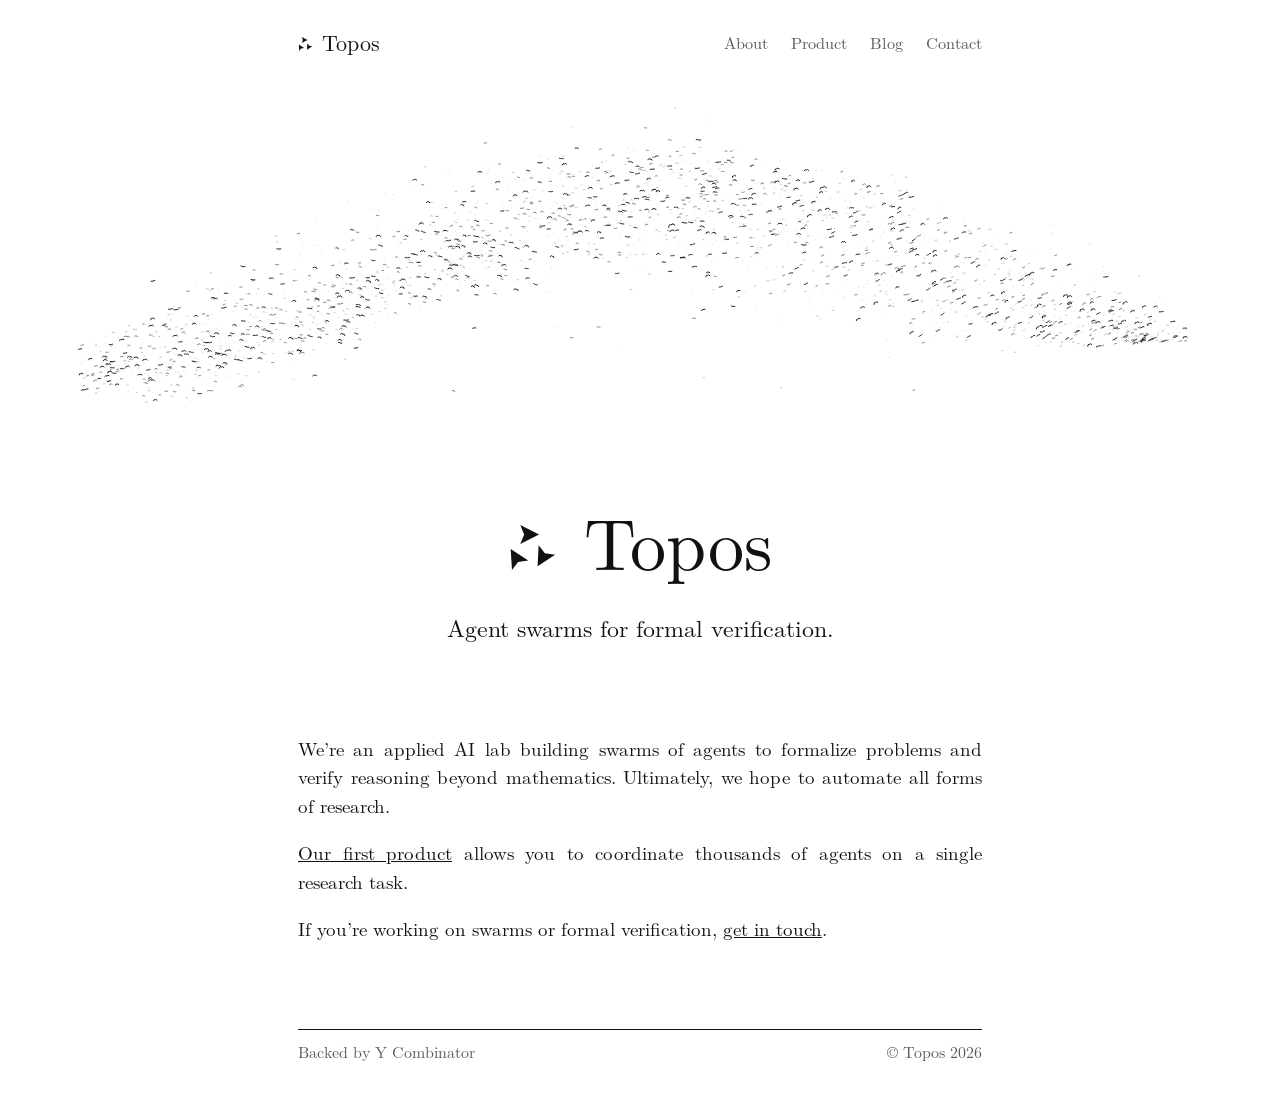
<file: index.html>
<!doctype html>
<html lang="en">
<head>
  <meta charset="UTF-8">
  <meta name="viewport" content="width=device-width, initial-scale=1">
  <meta name="theme-color" content="#ffffff">
  <meta name="description" content="Topos is an applied AI lab building agent swarms to formalize problems and verify reasoning beyond mathematics.">
  <meta property="og:type" content="website">
  <meta property="og:title" content="Topos — Agent swarms for formal verification">
  <meta property="og:description" content="An applied AI lab building agent swarms to formalize problems and verify reasoning beyond mathematics.">
  <meta property="og:url" content="https://toposlab.com/">
  <meta name="twitter:card" content="summary">
  <link rel="canonical" href="https://toposlab.com/">
  <link rel="icon" type="image/png" href="/brand/topos-icon-32.png" sizes="32x32">
  <link rel="icon" type="image/png" href="/brand/topos-icon-48.png" sizes="48x48">
  <link rel="apple-touch-icon" href="/brand/topos-icon.png">
  <link rel="preload" href="/fonts/latin-modern-regular.woff2" as="font" type="font/woff2" crossorigin>
  <link rel="stylesheet" href="/fonts/fonts.css">
  <link rel="stylesheet" href="/style.css">
  <title>Agent swarms for formal verification · Topos</title>
  <script src="/main.js" defer></script>
</head>
<body>
  <a class="skip-link" href="#main">Skip to content</a>
  <header class="running col">
    <a class="logo" href="/" aria-label="Topos home"><svg viewBox="0 0 336 400" aria-hidden="true"><path d="M83 47 210 112 83 176 109 112zM18 210 137 288 68 297 27 352zM207 184 249 239 318 248 200 326z"/></svg><span>Topos</span></a>
    <nav aria-label="Main">
      <a href="/#about">About</a>
      <a href="/monad/">Product</a>
      <a href="/blog/">Blog</a>
      <a href="/contact/">Contact</a>
    </nav>
  </header>
  <main id="main" tabindex="-1">
    <section aria-labelledby="lab-title">
      <figure class="swarm-study" aria-label="A flock moving together through an open sky">
        <div class="swarm-study__stage">
          <img class="swarm-study__fallback" src="/brand/swarm-fallback.svg" alt="" aria-hidden="true">
          <canvas class="swarm-study__canvas" aria-hidden="true"></canvas>
        </div>
      </figure>
      <div class="statement col">
        <h1 id="lab-title" class="wordmark"><svg viewBox="0 0 336 400" aria-hidden="true"><path d="M83 47 210 112 83 176 109 112zM18 210 137 288 68 297 27 352zM207 184 249 239 318 248 200 326z"/></svg><span>Topos</span></h1>
        <p>Agent swarms for formal verification.</p>
      </div>
    </section>
    <section class="about col" id="about" aria-label="About Topos" tabindex="-1">
      <p>We’re an applied AI lab building swarms of agents to formalize problems and verify reasoning beyond mathematics. Ultimately, we hope to automate all forms of research.</p>
      <p><a href="/monad/">Our first product</a> allows you to coordinate thousands of agents on a single research task.</p>
      <p>If you’re working on swarms or formal verification, <a href="/contact/">get in touch</a>.</p>
    </section>
  </main>
  <footer class="colophon col"><span>Backed by Y Combinator</span><span>© Topos <span data-year>2026</span></span></footer>
</body>
</html>
</file>
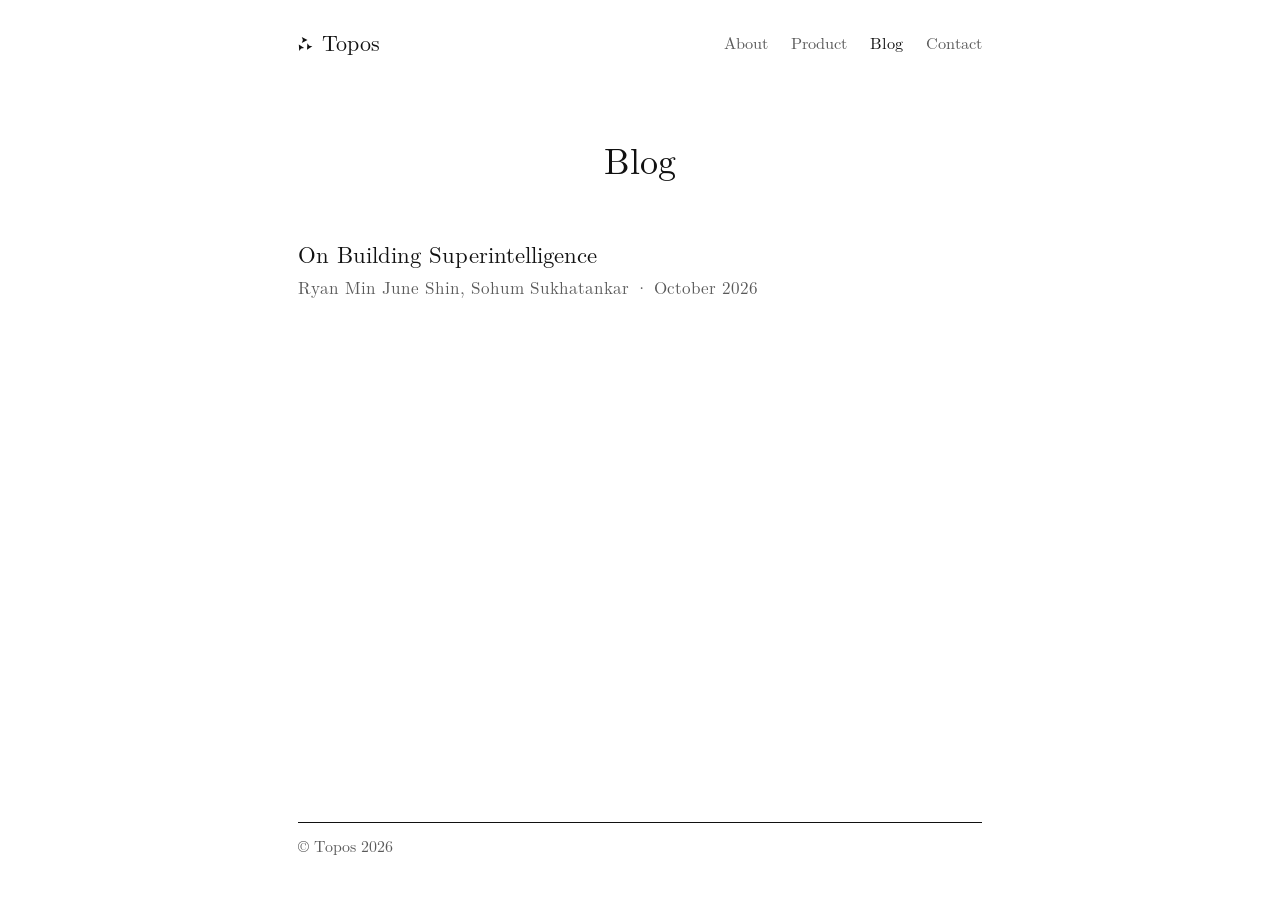
<file: blog/index.html>
<!doctype html>
<html lang="en">
<head>
  <meta charset="UTF-8">
  <meta name="viewport" content="width=device-width, initial-scale=1">
  <meta name="theme-color" content="#ffffff">
  <meta name="description" content="Writing from Topos.">
  <meta property="og:type" content="website">
  <meta property="og:title" content="Blog · Topos">
  <meta property="og:description" content="Writing from Topos.">
  <meta property="og:url" content="https://toposlab.com/blog/">
  <meta name="twitter:card" content="summary">
  <link rel="canonical" href="https://toposlab.com/blog/">
  <link rel="icon" type="image/png" href="/brand/topos-icon-32.png" sizes="32x32">
  <link rel="icon" type="image/png" href="/brand/topos-icon-48.png" sizes="48x48">
  <link rel="apple-touch-icon" href="/brand/topos-icon.png">
  <link rel="preload" href="/fonts/latin-modern-regular.woff2" as="font" type="font/woff2" crossorigin>
  <link rel="stylesheet" href="/fonts/fonts.css">
  <link rel="stylesheet" href="/style.css">
  <title>Blog · Topos</title>
  <script src="/main.js" defer></script>
</head>
<body>
  <a class="skip-link" href="#main">Skip to content</a>
  <header class="running col">
    <a class="logo" href="/" aria-label="Topos home"><svg viewBox="0 0 336 400" aria-hidden="true"><path d="M83 47 210 112 83 176 109 112zM18 210 137 288 68 297 27 352zM207 184 249 239 318 248 200 326z"/></svg><span>Topos</span></a>
    <nav aria-label="Main">
      <a href="/#about">About</a>
      <a href="/monad/">Product</a>
      <a href="/blog/" aria-current="page">Blog</a>
      <a href="/contact/">Contact</a>
    </nav>
  </header>
  <main id="main" class="col" tabindex="-1">
    <div class="maketitle"><h1>Blog</h1></div>
    <ul class="posts">
      <li>
        <a href="/blog/on-building-superintelligence/">On Building Superintelligence</a>
        <span class="meta">Ryan Min June Shin, Sohum Sukhatankar · <time datetime="2026-10">October 2026</time></span>
      </li>
    </ul>
  </main>
  <footer class="colophon col"><span>© Topos <span data-year>2026</span></span></footer>
</body>
</html>
</file>
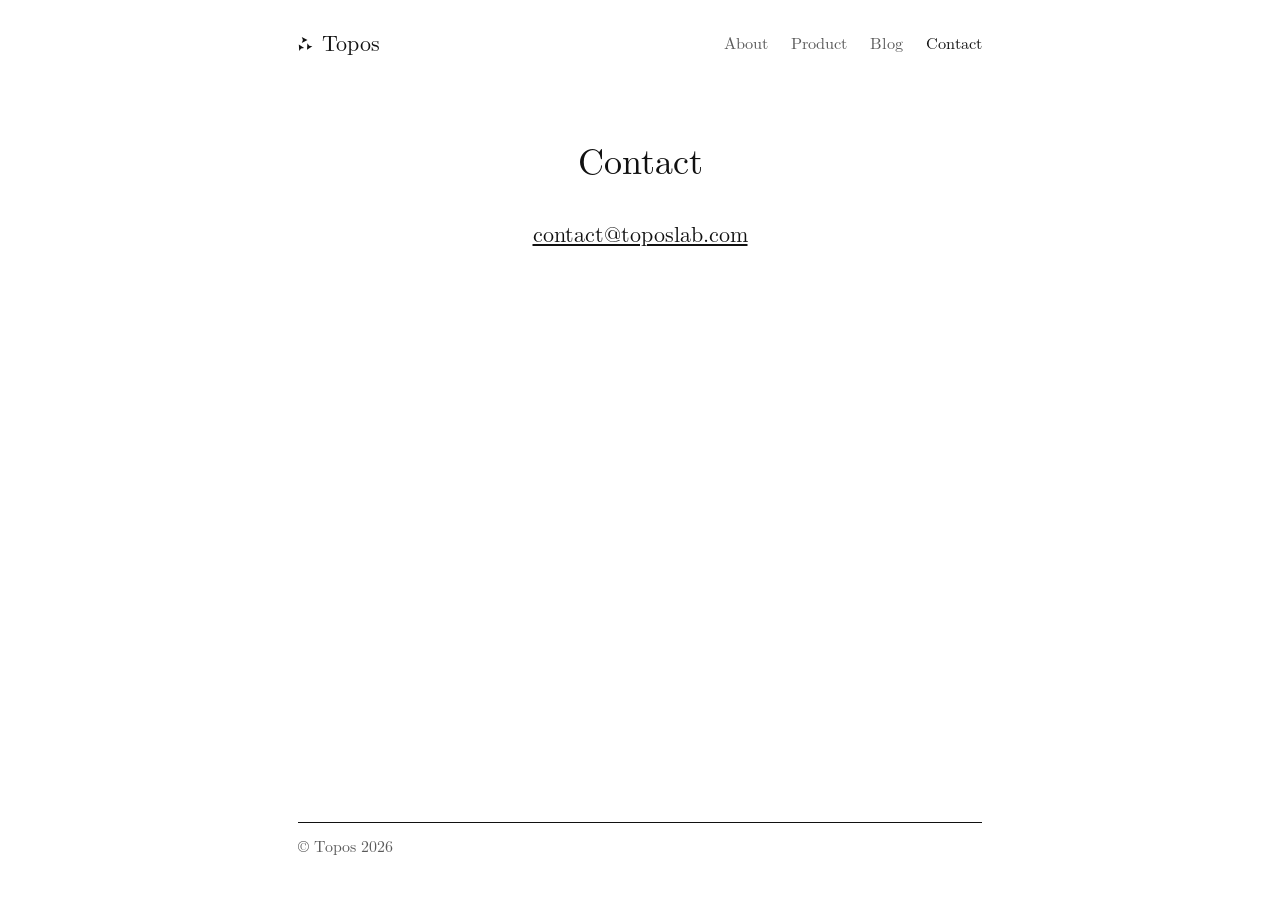
<file: contact/index.html>
<!doctype html>
<html lang="en">
<head>
  <meta charset="UTF-8">
  <meta name="viewport" content="width=device-width, initial-scale=1">
  <meta name="theme-color" content="#ffffff">
  <meta name="description" content="Topos is an applied AI lab building agent swarms to formalize problems and verify reasoning beyond mathematics.">
  <meta property="og:type" content="website">
  <meta property="og:title" content="Topos — Agent swarms for formal verification">
  <meta property="og:description" content="An applied AI lab building agent swarms to formalize problems and verify reasoning beyond mathematics.">
  <meta property="og:url" content="https://toposlab.com/contact/">
  <meta name="twitter:card" content="summary">
  <link rel="canonical" href="https://toposlab.com/contact/">
  <link rel="icon" type="image/png" href="/brand/topos-icon-32.png" sizes="32x32">
  <link rel="icon" type="image/png" href="/brand/topos-icon-48.png" sizes="48x48">
  <link rel="apple-touch-icon" href="/brand/topos-icon.png">
  <link rel="preload" href="/fonts/latin-modern-regular.woff2" as="font" type="font/woff2" crossorigin>
  <link rel="stylesheet" href="/fonts/fonts.css">
  <link rel="stylesheet" href="/style.css">
  <title>Contact · Topos</title>
  <script src="/main.js" defer></script>
</head>
<body>
  <a class="skip-link" href="#main">Skip to content</a>
  <header class="running col">
    <a class="logo" href="/" aria-label="Topos home"><svg viewBox="0 0 336 400" aria-hidden="true"><path d="M83 47 210 112 83 176 109 112zM18 210 137 288 68 297 27 352zM207 184 249 239 318 248 200 326z"/></svg><span>Topos</span></a>
    <nav aria-label="Main">
      <a href="/#about">About</a>
      <a href="/monad/">Product</a>
      <a href="/blog/">Blog</a>
      <a href="/contact/" aria-current="page">Contact</a>
    </nav>
  </header>
  <main id="main" class="col" tabindex="-1">
    <div class="maketitle">
      <h1>Contact</h1>
      <p><a href="mailto:contact@toposlab.com">contact@toposlab.com</a></p>
    </div>
  </main>
  <footer class="colophon col"><span>© Topos <span data-year>2026</span></span></footer>
</body>
</html>
</file>
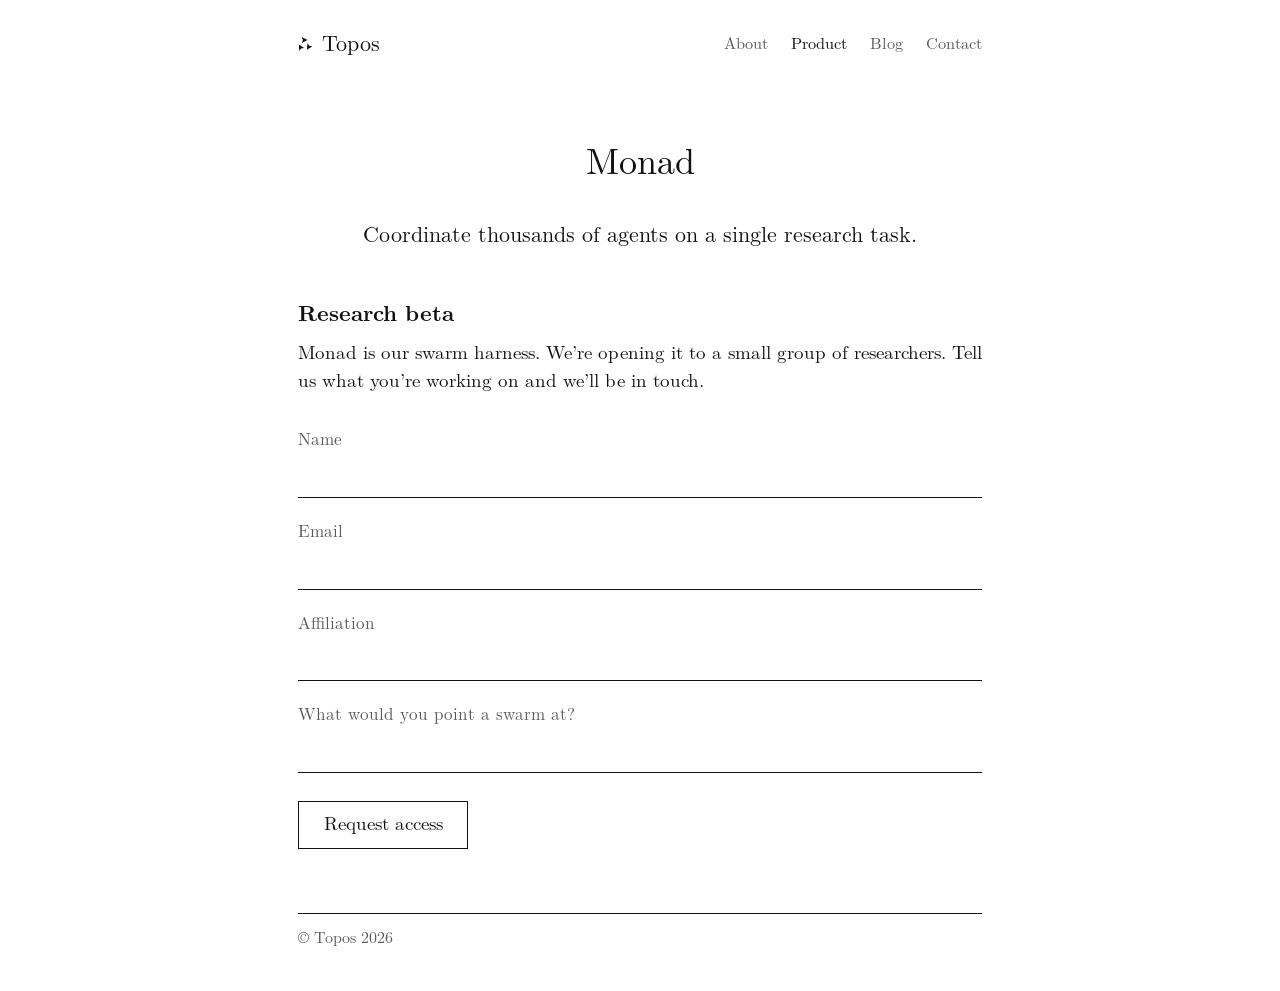
<file: egregore/index.html>
<!doctype html>
<html lang="en">
<head>
  <meta charset="UTF-8">
  <meta name="viewport" content="width=device-width, initial-scale=1">
  <meta http-equiv="refresh" content="0; url=https://toposlab.com/monad/">
  <link rel="canonical" href="https://toposlab.com/monad/">
  <title>Redirecting · Topos</title>
  <script>
    window.location.replace("/monad/" + window.location.search + window.location.hash);
  </script>
</head>
<body>
  <p>This page has moved to <a href="/monad/">Monad</a>.</p>
</body>
</html>
</file>
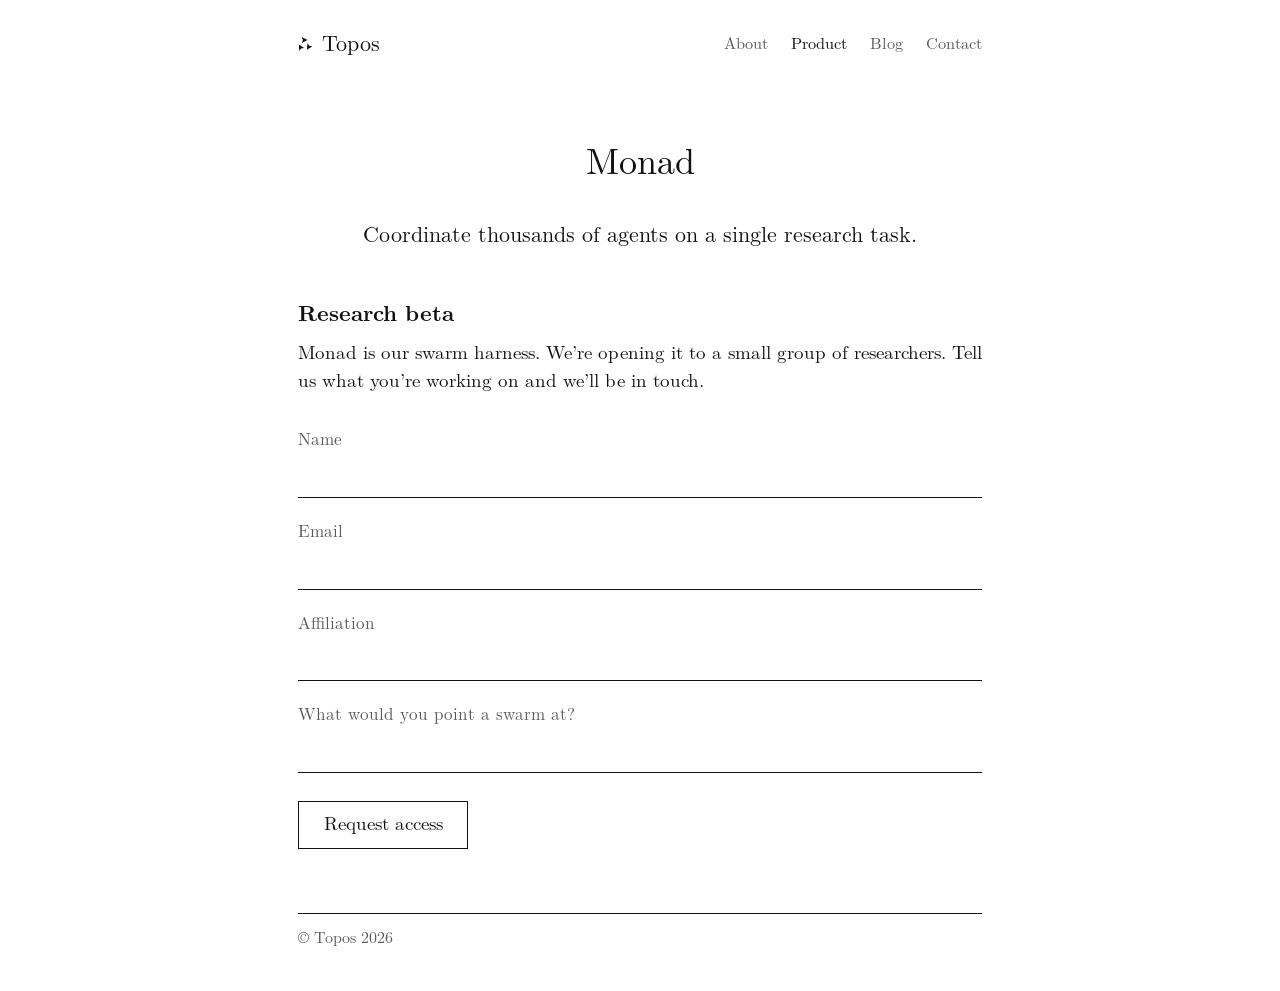
<file: monad/index.html>
<!doctype html>
<html lang="en">
<head>
  <meta charset="UTF-8">
  <meta name="viewport" content="width=device-width, initial-scale=1">
  <meta name="theme-color" content="#ffffff">
  <meta name="description" content="Monad is the Topos swarm harness: coordinate thousands of agents on a single research task.">
  <meta property="og:type" content="website">
  <meta property="og:title" content="Monad · Topos">
  <meta property="og:description" content="The Topos swarm harness: coordinate thousands of agents on a single research task.">
  <meta property="og:url" content="https://toposlab.com/monad/">
  <meta name="twitter:card" content="summary">
  <link rel="canonical" href="https://toposlab.com/monad/">
  <link rel="icon" type="image/png" href="/brand/topos-icon-32.png" sizes="32x32">
  <link rel="icon" type="image/png" href="/brand/topos-icon-48.png" sizes="48x48">
  <link rel="apple-touch-icon" href="/brand/topos-icon.png">
  <link rel="preload" href="/fonts/latin-modern-regular.woff2" as="font" type="font/woff2" crossorigin>
  <link rel="stylesheet" href="/fonts/fonts.css">
  <link rel="stylesheet" href="/style.css">
  <title>Monad · Topos</title>
  <script src="/main.js" defer></script>
</head>
<body>
  <a class="skip-link" href="#main">Skip to content</a>
  <header class="running col">
    <a class="logo" href="/" aria-label="Topos home"><svg viewBox="0 0 336 400" aria-hidden="true"><path d="M83 47 210 112 83 176 109 112zM18 210 137 288 68 297 27 352zM207 184 249 239 318 248 200 326z"/></svg><span>Topos</span></a>
    <nav aria-label="Main">
      <a href="/#about">About</a>
      <a href="/monad/" aria-current="page">Product</a>
      <a href="/blog/">Blog</a>
      <a href="/contact/">Contact</a>
    </nav>
  </header>
  <main id="main" class="col" tabindex="-1">
    <div class="maketitle">
      <h1>Monad</h1>
      <p>Coordinate thousands of agents on a single research task.</p>
    </div>
    <section class="beta" aria-labelledby="beta-title">
      <h2 id="beta-title">Research beta</h2>
      <p>Monad is our swarm harness. We’re opening it to a small group of researchers. Tell us what you’re working on and we’ll be in touch.</p>
      <p class="request__sent" id="sent" tabindex="-1">Thanks — your request is in. We’ll be in touch.</p>
      <form class="request" action="https://formsubmit.co/contact@toposlab.com" method="POST" data-ajax="https://formsubmit.co/ajax/contact@toposlab.com" data-mailto="contact@toposlab.com">
        <input type="hidden" name="_subject" value="Monad research beta request">
        <input type="hidden" name="_template" value="table">
        <input type="hidden" name="_next" value="https://toposlab.com/monad/#sent">
        <input type="text" name="_honey" class="request__trap" tabindex="-1" autocomplete="off" aria-hidden="true">
        <label>Name <input type="text" name="name" autocomplete="name" required></label>
        <label>Email <input type="email" name="email" autocomplete="email" required></label>
        <label>Affiliation <input type="text" name="affiliation" autocomplete="organization"></label>
        <label>What would you point a swarm at? <textarea name="message" rows="1" required></textarea></label>
        <button type="submit">Request access</button>
        <p class="request__status" role="status" aria-live="polite"></p>
      </form>
    </section>
  </main>
  <footer class="colophon col"><span>© Topos <span data-year>2026</span></span></footer>
</body>
</html>
</file>
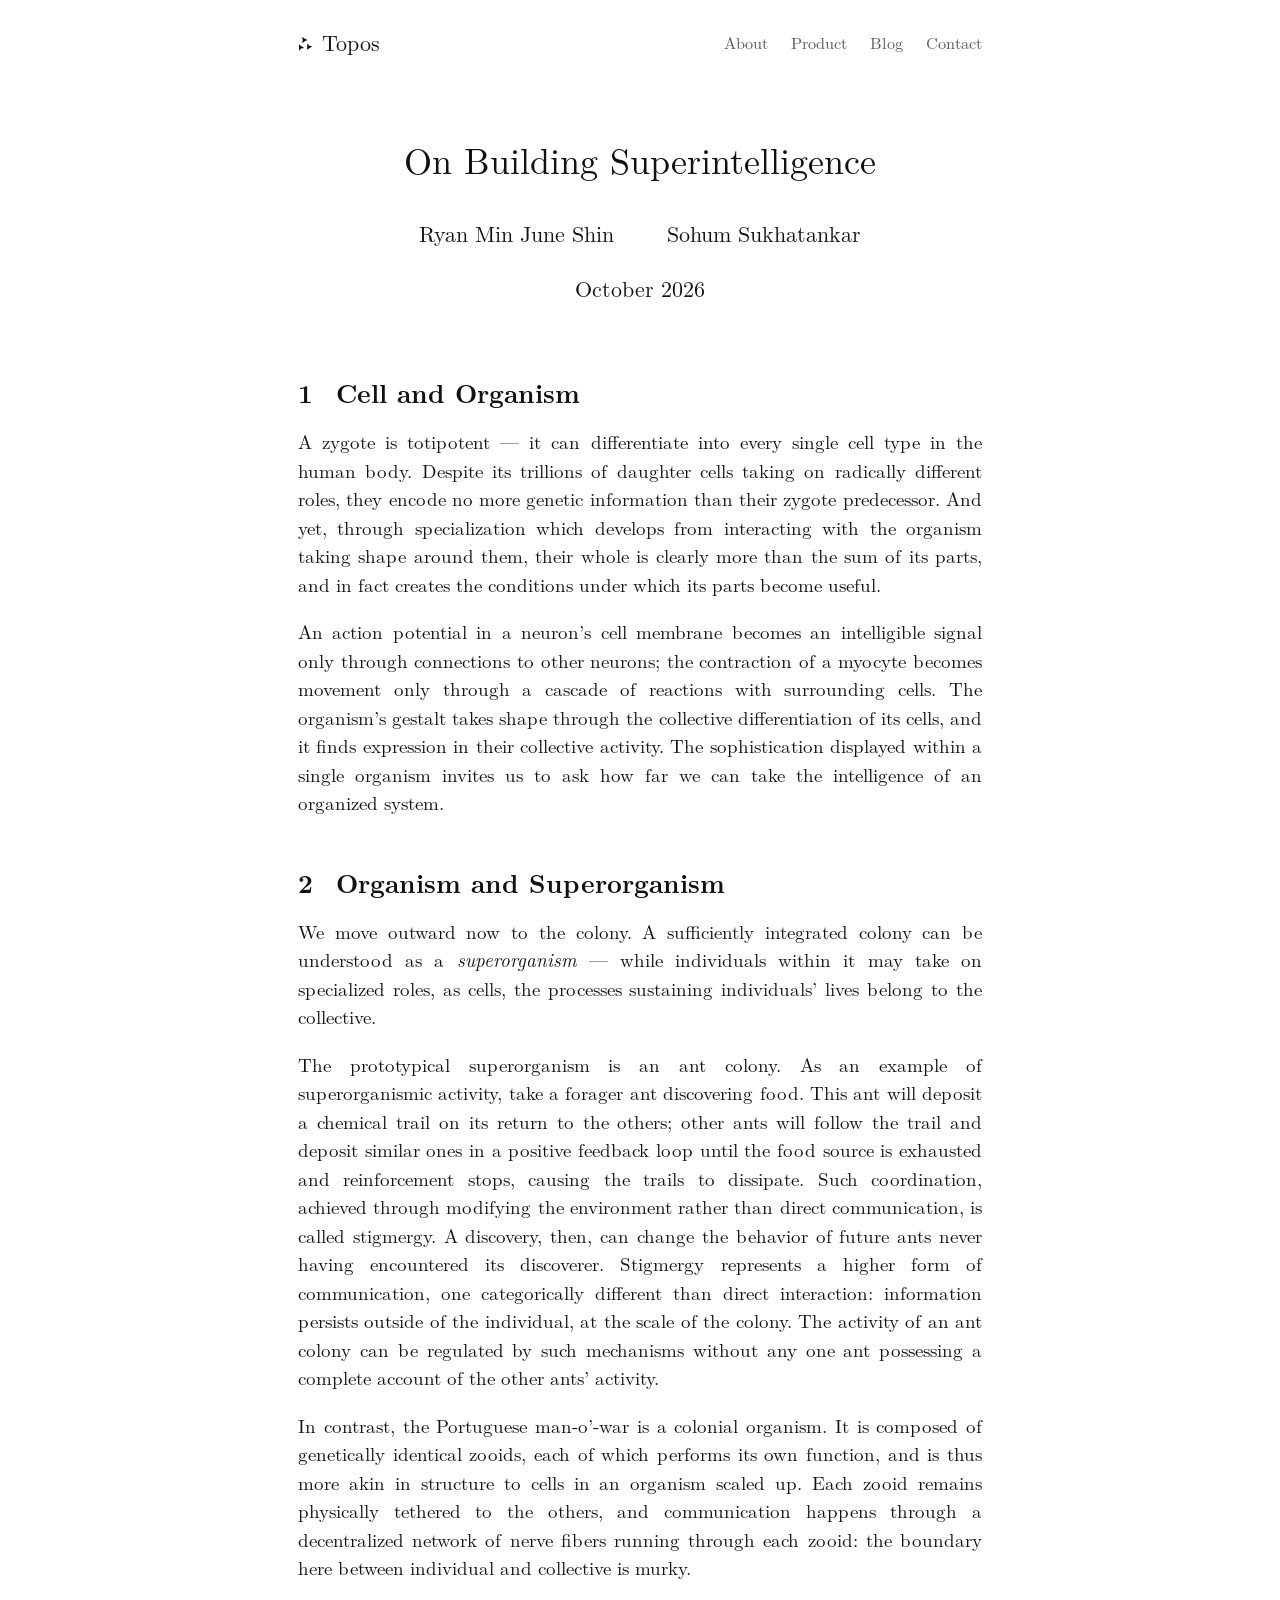
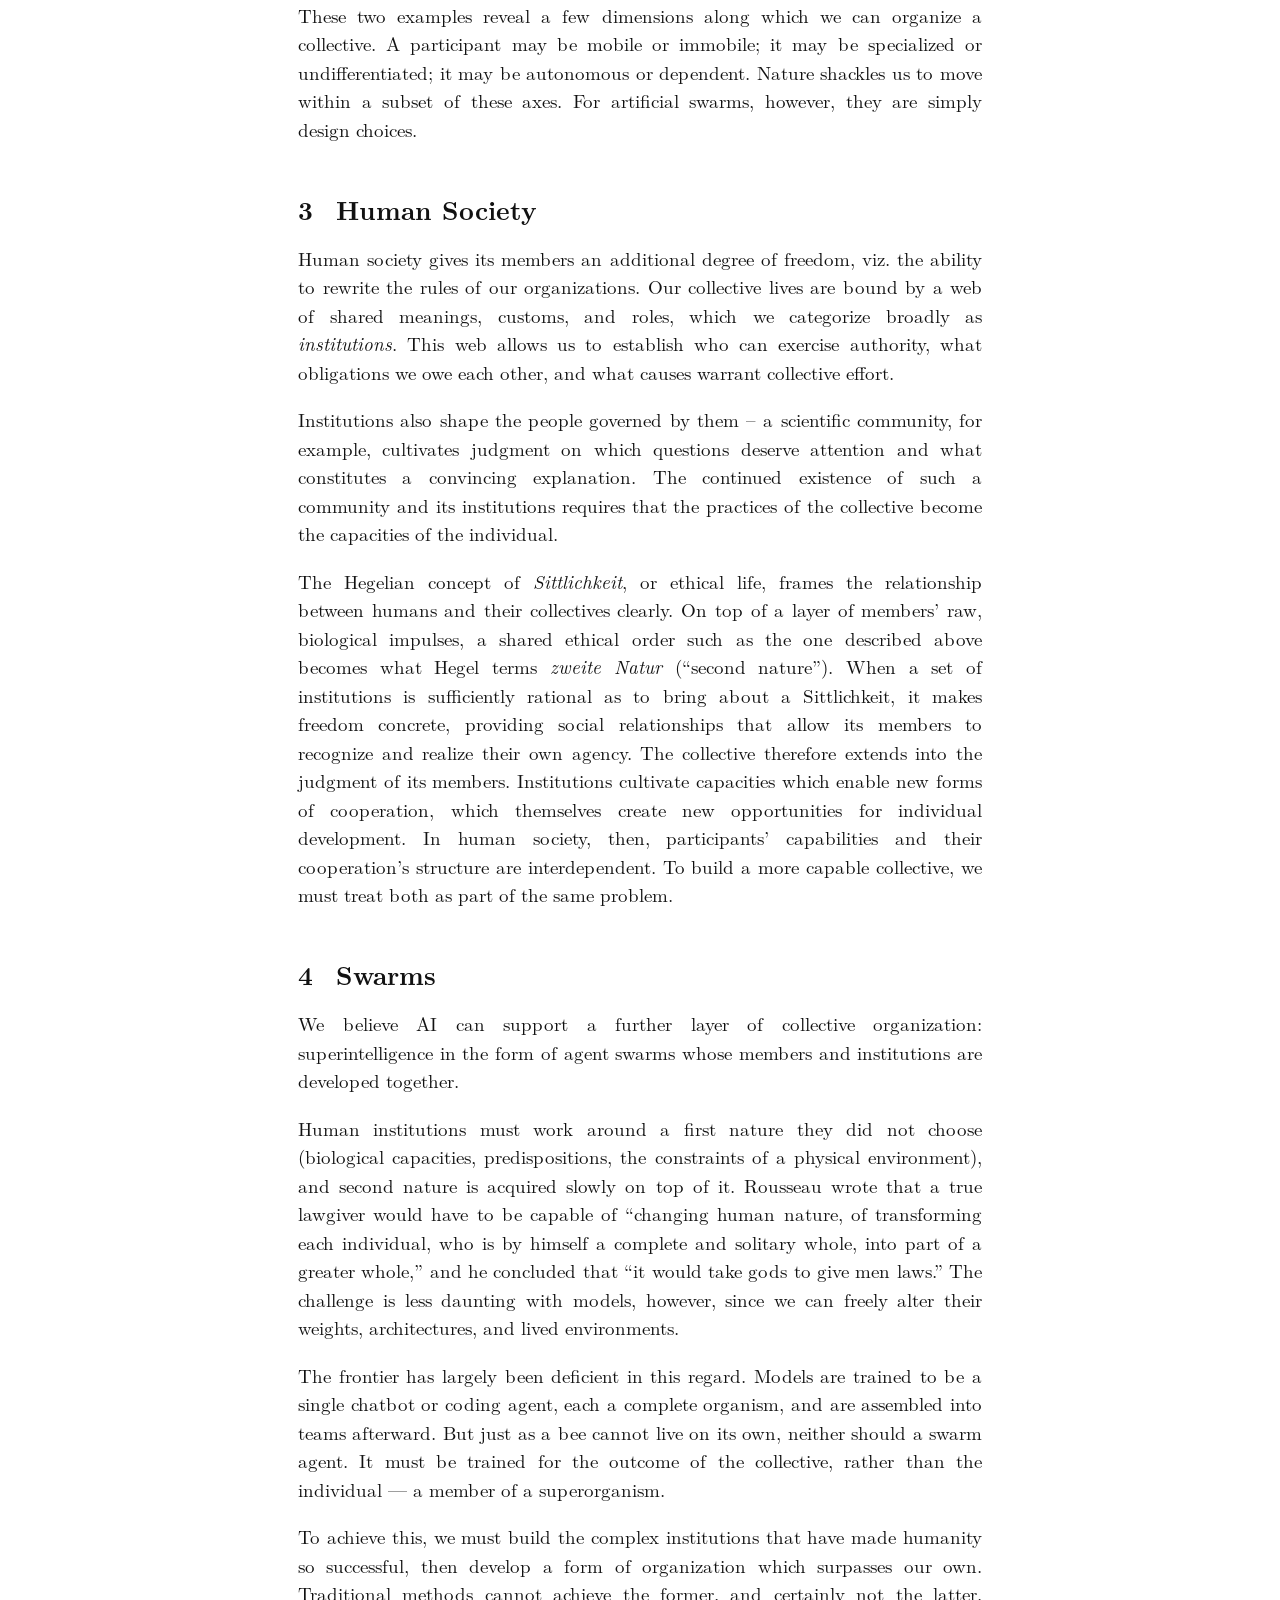
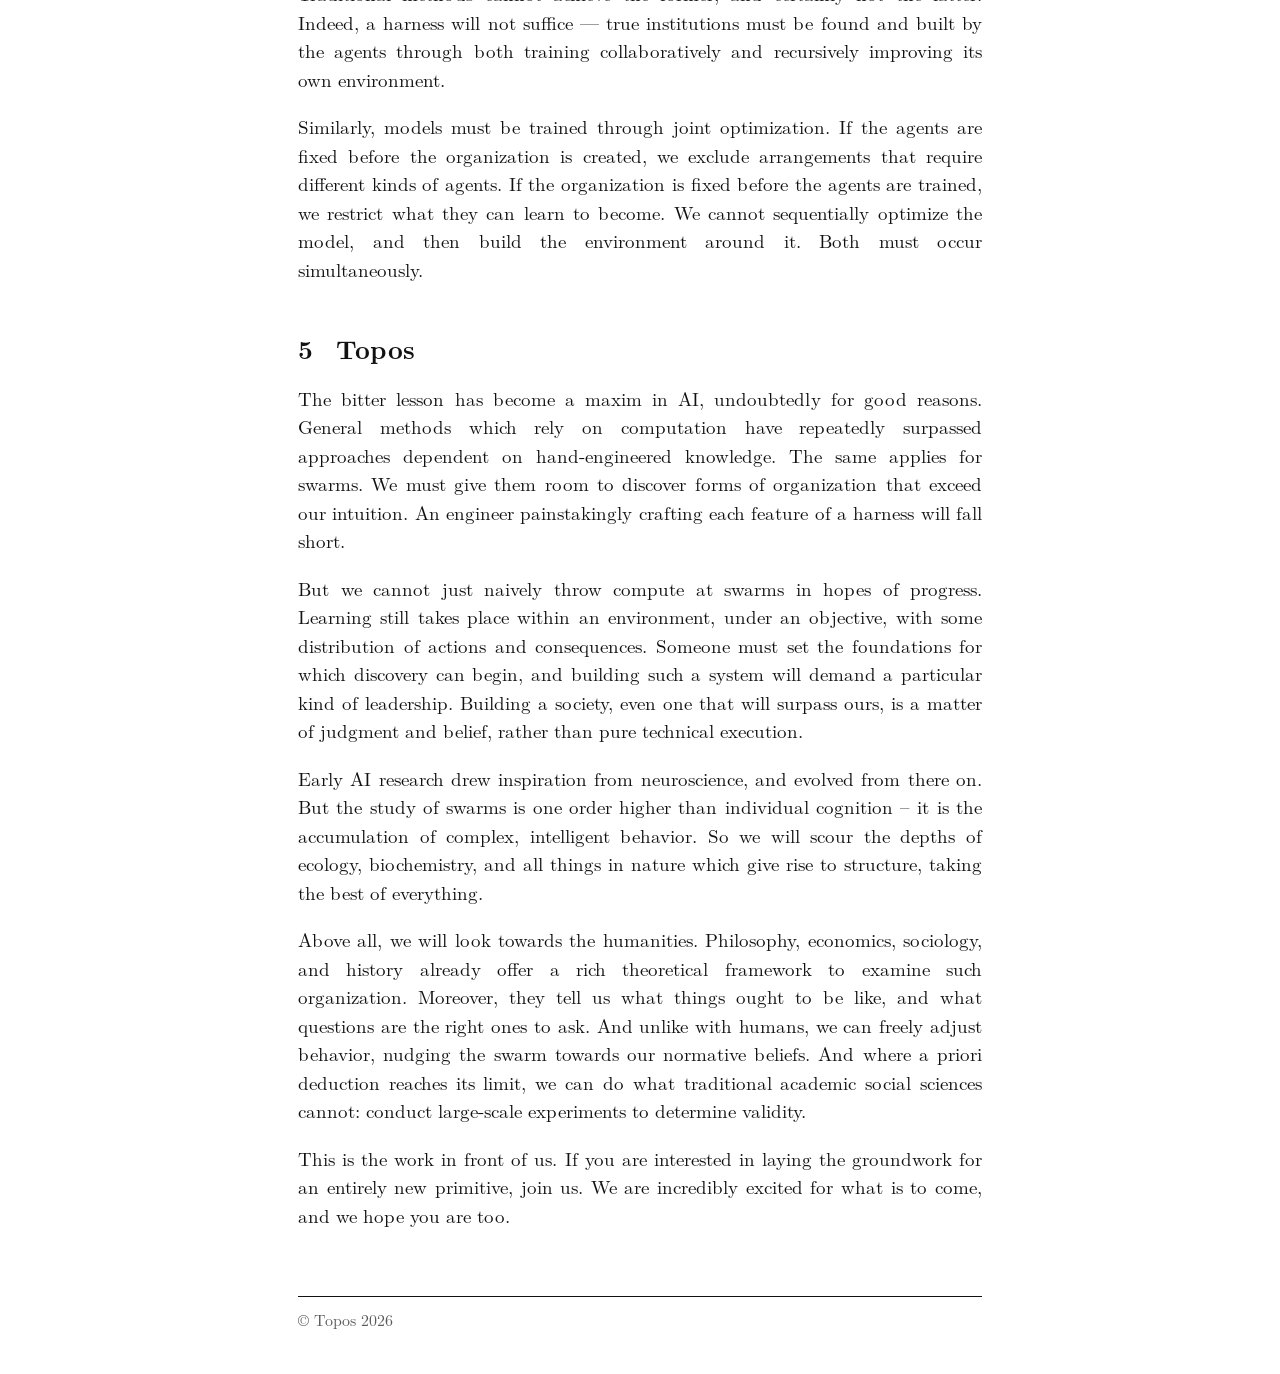
<file: blog/on-building-enduring-superintelligence/index.html>
<!doctype html>
<html lang="en">
<head>
  <meta charset="UTF-8">
  <meta name="viewport" content="width=device-width, initial-scale=1">
  <meta http-equiv="refresh" content="0; url=https://toposlab.com/blog/on-building-superintelligence/">
  <link rel="canonical" href="https://toposlab.com/blog/on-building-superintelligence/">
  <title>Redirecting · Topos</title>
  <script>
    window.location.replace("/blog/on-building-superintelligence/" + window.location.search + window.location.hash);
  </script>
</head>
<body>
  <p>This article has moved to <a href="/blog/on-building-superintelligence/">On Building Superintelligence</a>.</p>
</body>
</html>
</file>
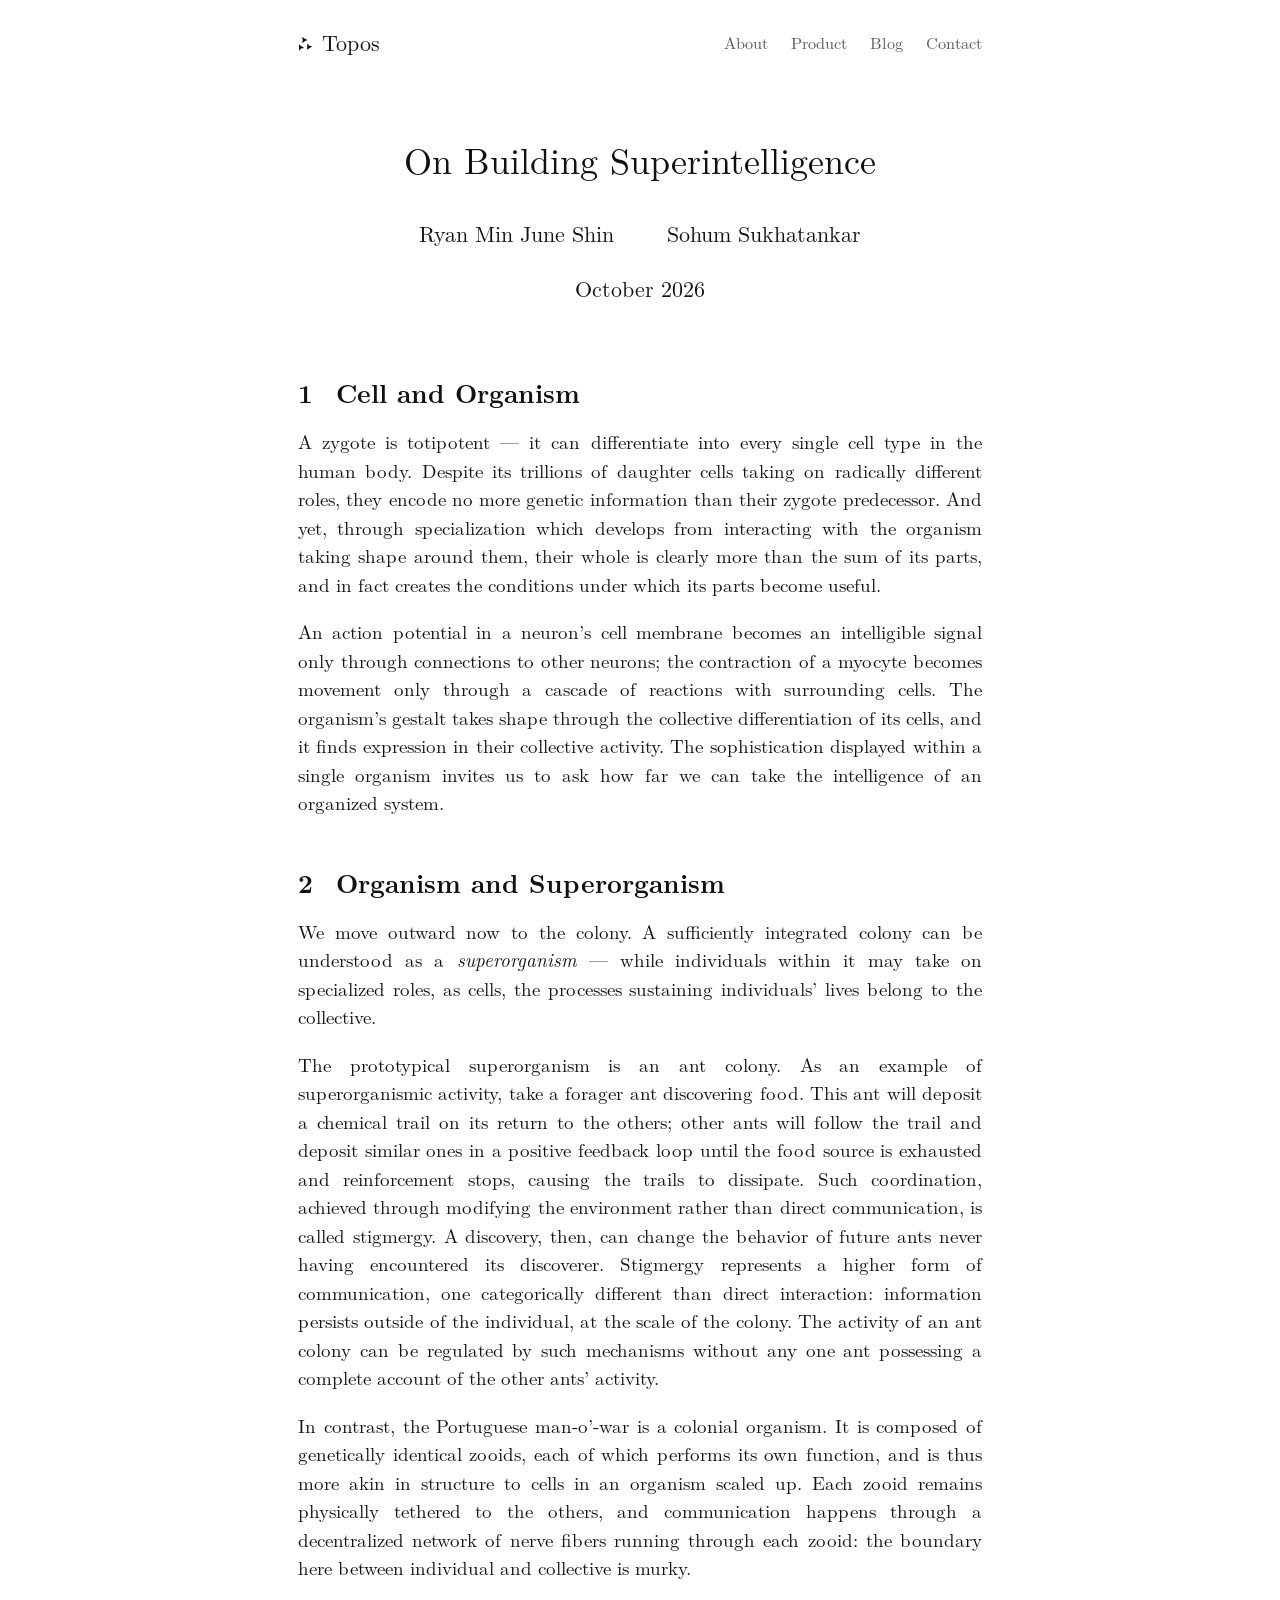
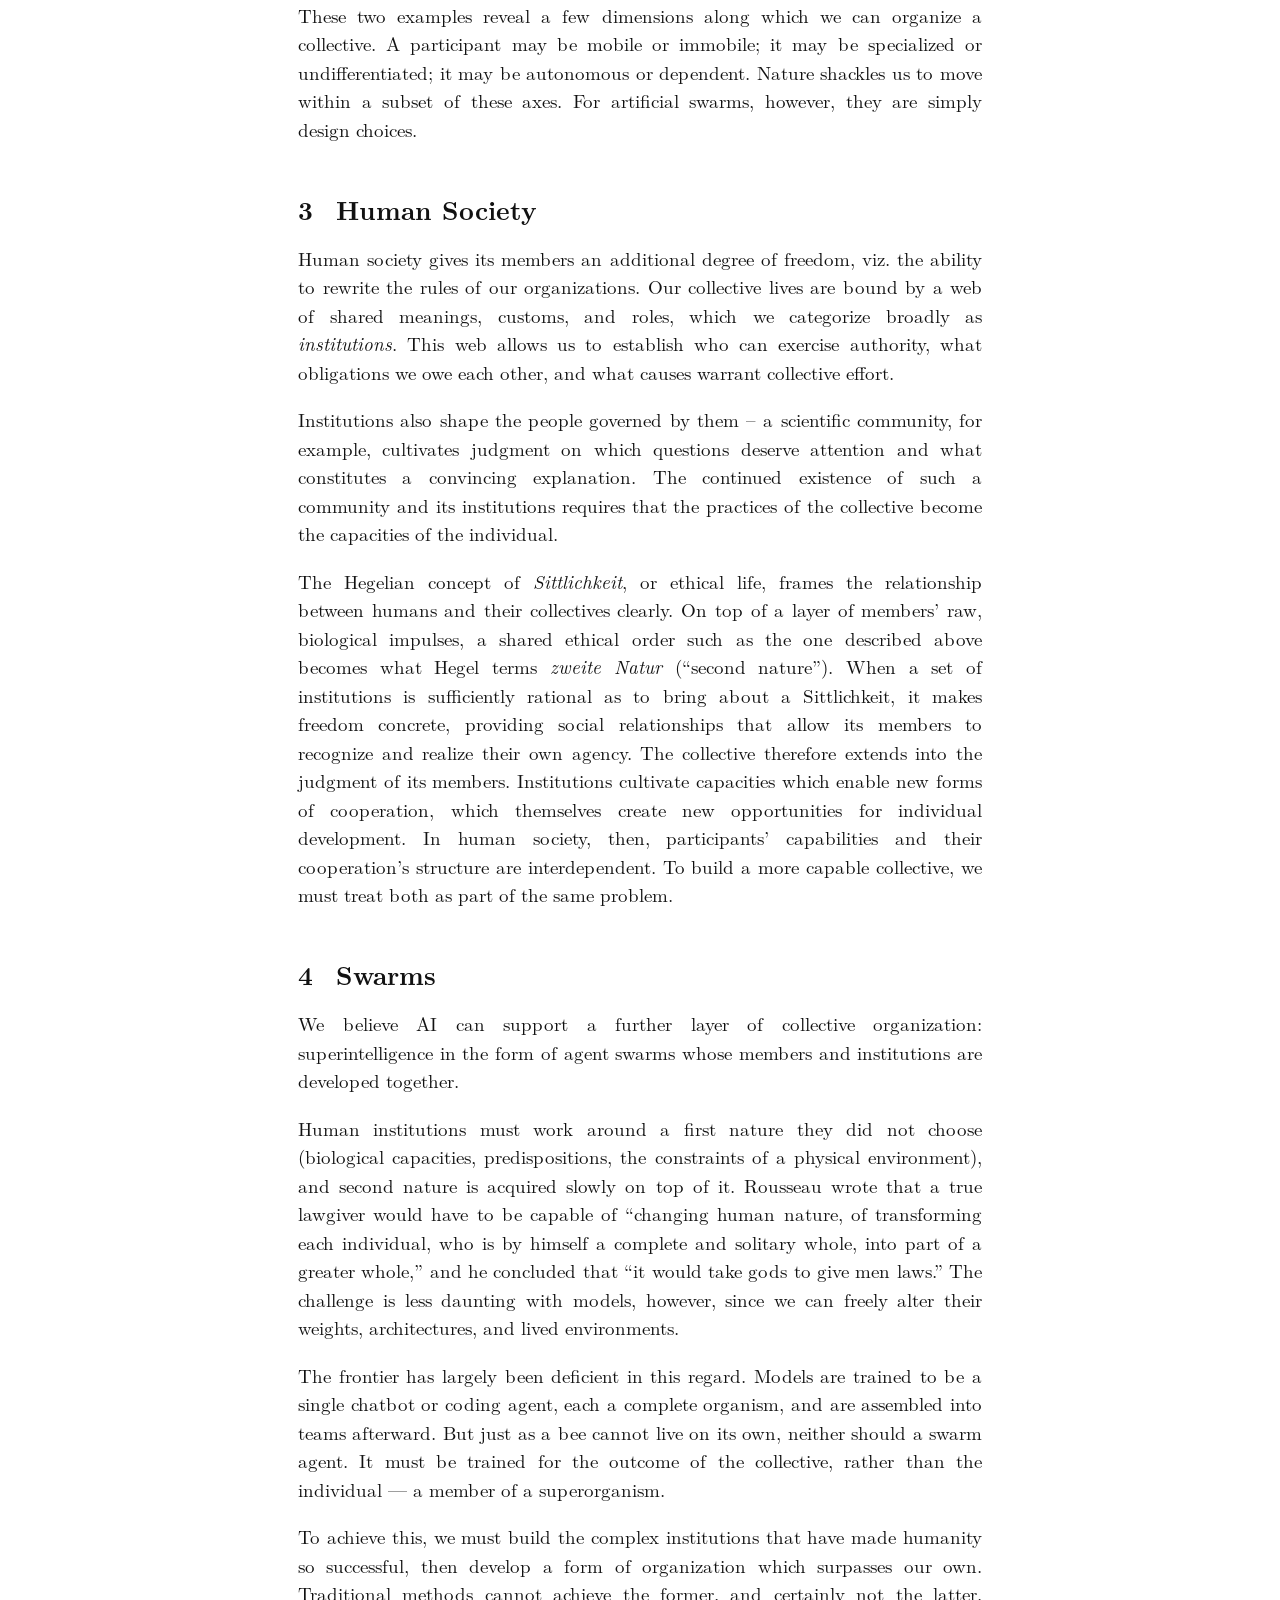
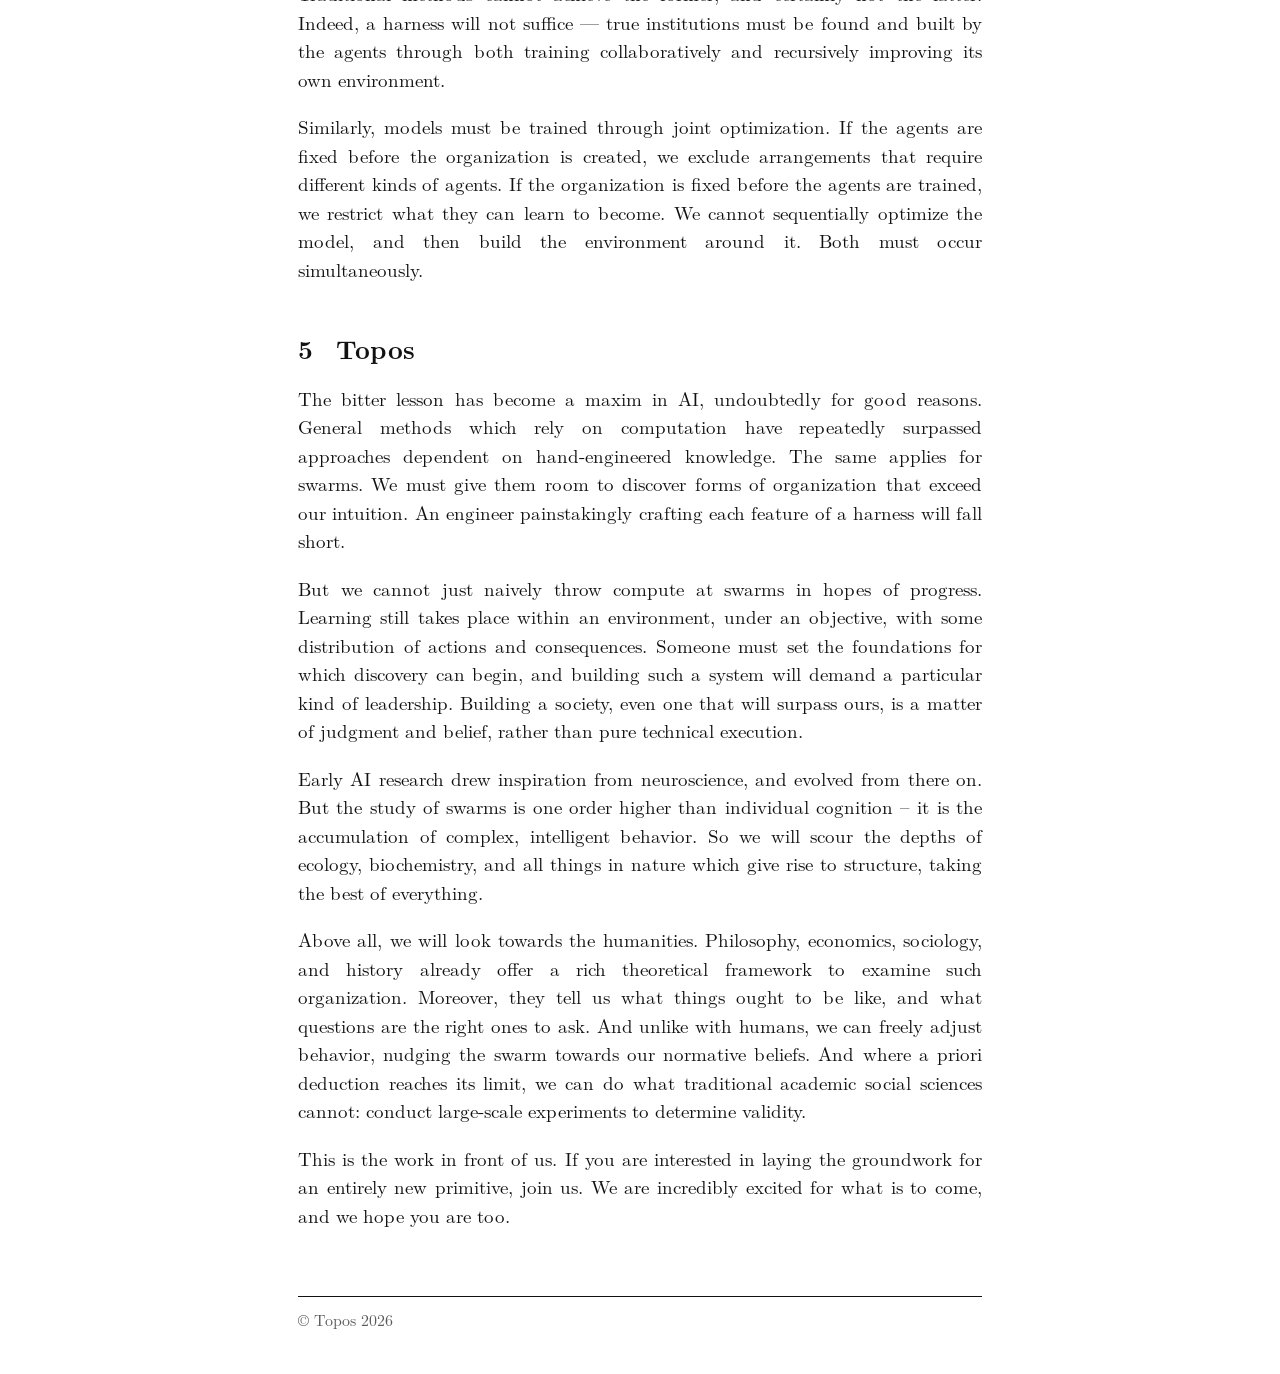
<file: blog/on-building-superintelligence/index.html>
<!doctype html>
<html lang="en">
<head>
  <meta charset="UTF-8">
  <meta name="viewport" content="width=device-width, initial-scale=1">
  <meta name="theme-color" content="#ffffff">
  <meta name="description" content="A thesis on agent swarms whose members and institutions are developed together. By Ryan Min June Shin and Sohum Sukhatankar.">
  <meta property="og:type" content="article">
  <meta property="og:title" content="On Building Superintelligence · Topos">
  <meta property="og:description" content="A thesis on agent swarms whose members and institutions are developed together. By Ryan Min June Shin and Sohum Sukhatankar.">
  <meta property="og:url" content="https://toposlab.com/blog/on-building-superintelligence/">
  <meta name="twitter:card" content="summary">
  <link rel="canonical" href="https://toposlab.com/blog/on-building-superintelligence/">
  <link rel="icon" type="image/png" href="/brand/topos-icon-32.png" sizes="32x32">
  <link rel="icon" type="image/png" href="/brand/topos-icon-48.png" sizes="48x48">
  <link rel="apple-touch-icon" href="/brand/topos-icon.png">
  <link rel="preload" href="/fonts/latin-modern-regular.woff2" as="font" type="font/woff2" crossorigin>
  <link rel="stylesheet" href="/fonts/fonts.css">
  <link rel="stylesheet" href="/style.css">
  <title>On Building Superintelligence · Topos</title>
  <script src="/main.js" defer></script>
</head>
<body>
  <a class="skip-link" href="#main">Skip to content</a>
  <header class="running col">
    <a class="logo" href="/" aria-label="Topos home"><svg viewBox="0 0 336 400" aria-hidden="true"><path d="M83 47 210 112 83 176 109 112zM18 210 137 288 68 297 27 352zM207 184 249 239 318 248 200 326z"/></svg><span>Topos</span></a>
    <nav aria-label="Main">
      <a href="/#about">About</a>
      <a href="/monad/">Product</a>
      <a href="/blog/">Blog</a>
      <a href="/contact/">Contact</a>
    </nav>
  </header>
  <main id="main" class="col" tabindex="-1">
    <article class="article">
      <header class="maketitle">
        <h1>On Building Superintelligence</h1>
        <div class="authors"><span>Ryan Min June Shin</span><span>Sohum Sukhatankar</span></div>
        <div class="date"><time datetime="2026-10">October 2026</time></div>
      </header>

      <section id="cell-and-organism">
      <h2>Cell and Organism</h2>
      <p>A zygote is totipotent — it can differentiate into every single cell type in the human body. Despite its trillions of daughter cells taking on radically different roles, they encode no more genetic information than their zygote predecessor. And yet, through specialization which develops from interacting with the organism taking shape around them, their whole is clearly more than the sum of its parts, and in fact creates the conditions under which its parts become useful.</p>
      <p>An action potential in a neuron’s cell membrane becomes an intelligible signal only through connections to other neurons; the contraction of a myocyte becomes movement only through a cascade of reactions with surrounding cells. The organism’s gestalt takes shape through the collective differentiation of its cells, and it finds expression in their collective activity. The sophistication displayed within a single organism invites us to ask how far we can take the intelligence of an organized system.</p>
      </section>

      <section id="organism-and-superorganism">
      <h2>Organism and Superorganism</h2>
      <p>We move outward now to the colony. A sufficiently integrated colony can be understood as a <em>superorganism</em> — while individuals within it may take on specialized roles, as cells, the processes sustaining individuals’ lives belong to the collective.</p>
      <p>The prototypical superorganism is an ant colony. As an example of superorganismic activity, take a forager ant discovering food. This ant will deposit a chemical trail on its return to the others; other ants will follow the trail and deposit similar ones in a positive feedback loop until the food source is exhausted and reinforcement stops, causing the trails to dissipate. Such coordination, achieved through modifying the environment rather than direct communication, is called stigmergy. A discovery, then, can change the behavior of future ants never having encountered its discoverer. Stigmergy represents a higher form of communication, one categorically different than direct interaction: information persists outside of the individual, at the scale of the colony. The activity of an ant colony can be regulated by such mechanisms without any one ant possessing a complete account of the other ants’ activity.</p>
      <p>In contrast, the Portuguese man-o’-war is a colonial organism. It is composed of genetically identical zooids, each of which performs its own function, and is thus more akin in structure to cells in an organism scaled up. Each zooid remains physically tethered to the others, and communication happens through a decentralized network of nerve fibers running through each zooid: the boundary here between individual and collective is murky.</p>
      <p>These two examples reveal a few dimensions along which we can organize a collective. A participant may be mobile or immobile; it may be specialized or undifferentiated; it may be autonomous or dependent. Nature shackles us to move within a subset of these axes. For artificial swarms, however, they are simply design choices.</p>
      </section>

      <section id="human-society">
      <h2>Human Society</h2>
      <p>Human society gives its members an additional degree of freedom, viz. the ability to rewrite the rules of our organizations. Our collective lives are bound by a web of shared meanings, customs, and roles, which we categorize broadly as <em>institutions</em>. This web allows us to establish who can exercise authority, what obligations we owe each other, and what causes warrant collective effort.</p>
      <p>Institutions also shape the people governed by them – a scientific community, for example, cultivates judgment on which questions deserve attention and what constitutes a convincing explanation. The continued existence of such a community and its institutions requires that the practices of the collective become the capacities of the individual.</p>
      <p>The Hegelian concept of <em>Sittlichkeit</em>, or ethical life, frames the relationship between humans and their collectives clearly. On top of a layer of members’ raw, biological impulses, a shared ethical order such as the one described above becomes what Hegel terms <em>zweite Natur</em> (“second nature”). When a set of institutions is sufficiently rational as to bring about a Sittlichkeit, it makes freedom concrete, providing social relationships that allow its members to recognize and realize their own agency. The collective therefore extends into the judgment of its members. Institutions cultivate capacities which enable new forms of cooperation, which themselves create new opportunities for individual development. In human society, then, participants’ capabilities and their cooperation’s structure are interdependent. To build a more capable collective, we must treat both as part of the same problem.</p>
      </section>

      <section id="swarms">
      <h2>Swarms</h2>
      <p>We believe AI can support a further layer of collective organization: superintelligence in the form of agent swarms whose members and institutions are developed together.</p>
      <p>Human institutions must work around a first nature they did not choose (biological capacities, predispositions, the constraints of a physical environment), and second nature is acquired slowly on top of it. Rousseau wrote that a true lawgiver would have to be capable of “changing human nature, of transforming each individual, who is by himself a complete and solitary whole, into part of a greater whole,” and he concluded that “it would take gods to give men laws.” The challenge is less daunting with models, however, since we can freely alter their weights, architectures, and lived environments.</p>
      <p>The frontier has largely been deficient in this regard. Models are trained to be a single chatbot or coding agent, each a complete organism, and are assembled into teams afterward. But just as a bee cannot live on its own, neither should a swarm agent. It must be trained for the outcome of the collective, rather than the individual — a member of a superorganism.</p>
      <p>To achieve this, we must build the complex institutions that have made humanity so successful, then develop a form of organization which surpasses our own. Traditional methods cannot achieve the former, and certainly not the latter. Indeed, a harness will not suffice — true institutions must be found and built by the agents through both training collaboratively and recursively improving its own environment.</p>
      <p>Similarly, models must be trained through joint optimization. If the agents are fixed before the organization is created, we exclude arrangements that require different kinds of agents. If the organization is fixed before the agents are trained, we restrict what they can learn to become. We cannot sequentially optimize the model, and then build the environment around it. Both must occur simultaneously.</p>
      </section>

      <section id="topos">
      <h2>Topos</h2>
      <p>The bitter lesson has become a maxim in AI, undoubtedly for good reasons. General methods which rely on computation have repeatedly surpassed approaches dependent on hand-engineered knowledge. The same applies for swarms. We must give them room to discover forms of organization that exceed our intuition. An engineer painstakingly crafting each feature of a harness will fall short.</p>
      <p>But we cannot just naively throw compute at swarms in hopes of progress. Learning still takes place within an environment, under an objective, with some distribution of actions and consequences. Someone must set the foundations for which discovery can begin, and building such a system will demand a particular kind of leadership. Building a society, even one that will surpass ours, is a matter of judgment and belief, rather than pure technical execution.</p>
      <p>Early AI research drew inspiration from neuroscience, and evolved from there on. But the study of swarms is one order higher than individual cognition – it is the accumulation of complex, intelligent behavior. So we will scour the depths of ecology, biochemistry, and all things in nature which give rise to structure, taking the best of everything.</p>
      <p>Above all, we will look towards the humanities. Philosophy, economics, sociology, and history already offer a rich theoretical framework to examine such organization. Moreover, they tell us what things ought to be like, and what questions are the right ones to ask. And unlike with humans, we can freely adjust behavior, nudging the swarm towards our normative beliefs. And where a priori deduction reaches its limit, we can do what traditional academic social sciences cannot: conduct large-scale experiments to determine validity.</p>
      <p>This is the work in front of us. If you are interested in laying the groundwork for an entirely new primitive, join us. We are incredibly excited for what is to come, and we hope you are too.</p>
      </section>
    </article>
  </main>
  <footer class="colophon col"><span>© Topos <span data-year>2026</span></span></footer>
</body>
</html>
</file>
<file: fonts/fonts.css>
/* Self-hosted Latin Modern, the web cut of Computer Modern (GUST Font License; see latin-modern-LICENSE.txt). */
@font-face { font-family: 'Latin Modern'; font-weight: 400; font-style: normal; font-display: swap; src: url(latin-modern-regular.woff2) format('woff2'); }
@font-face { font-family: 'Latin Modern'; font-weight: 400; font-style: italic; font-display: swap; src: url(latin-modern-italic.woff2) format('woff2'); }
@font-face { font-family: 'Latin Modern'; font-weight: 700; font-style: normal; font-display: swap; src: url(latin-modern-bold.woff2) format('woff2'); }
@font-face { font-family: 'Latin Modern'; font-weight: 700; font-style: italic; font-display: swap; src: url(latin-modern-bold-italic.woff2) format('woff2'); }
</file>
<file: style.css>
/* The whole site is set like a plain LaTeX article: Latin Modern, white paper, black ink. */
:root { --ink: #111; --muted: #595959; --paper: #fff; color-scheme: light; }
*, *::before, *::after { box-sizing: border-box; }
html { -webkit-text-size-adjust: 100%; scroll-behavior: smooth; scroll-padding-top: 24px; }
body {
  margin: 0; min-width: 280px; min-height: 100svh; display: flex; flex-direction: column;
  background: var(--paper); color: var(--ink);
  font-family: 'Latin Modern', 'Computer Modern Serif', Georgia, 'Times New Roman', serif;
  font-size: 19px; line-height: 1.5;
  text-rendering: optimizeLegibility; font-kerning: normal; font-synthesis: none;
}
h1, h2, p, ol, ul, figure { margin: 0; padding: 0; }
a { color: inherit; }
a:focus-visible { outline: 2px solid var(--ink); outline-offset: 3px; }
::selection { background: var(--ink); color: var(--paper); }
.skip-link { position: absolute; top: -80px; left: 12px; z-index: 10; padding: 8px 14px; background: var(--ink); color: var(--paper); text-decoration: none; }
.skip-link:focus { top: 12px; }
main { flex: 1; }
main:focus, section:focus { outline: none; }

/* One text column, shared by the header, the body and the footer. */
.col { width: min(36em, calc(100% - 40px)); margin-inline: auto; }

.running { display: flex; justify-content: space-between; align-items: center; gap: 16px; padding-top: 26px; }
.running nav { display: flex; gap: 1.4em; font-size: 0.86em; color: var(--muted); }
.running nav a { text-decoration: none; padding: 6px 0; }
.running nav a:hover, .running nav a[aria-current] { color: var(--ink); }
.running nav a:hover { text-decoration: underline; text-underline-offset: 4px; }
.logo { display: inline-flex; align-items: center; gap: 0.42em; font-size: 1.16em; line-height: 1; text-decoration: none; white-space: nowrap; }
.logo svg, .wordmark svg { height: 0.82em; width: auto; fill: currentColor; }

/* \maketitle */
.maketitle { text-align: center; padding: 4.2em 0 1.2em; }
.maketitle h1 { font-weight: 400; font-size: 1.9em; line-height: 1.2; text-wrap: balance; }
.maketitle .authors { display: flex; justify-content: center; flex-wrap: wrap; gap: 0.2em 2.4em; margin-top: 1.5em; font-size: 1.16em; }
.maketitle .date { margin-top: 1em; font-size: 1.16em; }
.maketitle p { margin-top: 1.5em; font-size: 1.16em; overflow-wrap: anywhere; }

/* Landing page */
.swarm-study { width: min(100%, 62em); margin: 1.2em auto 0; }
.swarm-study__stage { position: relative; height: clamp(230px, 36vw, 400px); overflow: hidden; isolation: isolate; }
.swarm-study__canvas, .swarm-study__fallback {
  position: absolute; inset: 0; width: 100%; height: 100%; pointer-events: none;
  filter: invert(1); /* the flock is drawn light-on-dark */
}
.swarm-study__stage:has(.swarm-study__canvas[data-ready='true']) .swarm-study__fallback { visibility: hidden; }
.statement { text-align: center; padding: 1.4em 0 3.6em; }
.wordmark { display: inline-flex; align-items: center; gap: 0.36em; font-weight: 400; font-size: clamp(2.6em, 9vw, 3.8em); line-height: 1; }
.statement p { margin-top: 1.1em; font-size: 1.26em; }
.about { padding-bottom: 1em; }
.about p { margin-top: 1em; text-align: justify; hyphens: auto; }

/* \section, with \parindent 0 and \parskip 1em as in the source preamble */
.article { counter-reset: sec; }
.article h2 { counter-increment: sec; font-size: 1.36em; font-weight: 700; line-height: 1.25; margin: 1.9em 0 0.2em; }
.article h2::before { content: counter(sec); margin-right: 0.9em; }
.article p { margin-top: 1em; text-align: justify; hyphens: auto; }

/* Blog index */
.posts { list-style: none; }
.posts li { margin-top: 1.6em; }
.posts a { text-decoration: none; font-size: 1.2em; }
.posts a:hover { text-decoration: underline; text-underline-offset: 4px; }
.posts .meta { display: block; color: var(--muted); font-size: 0.9em; margin-top: 0.15em; }

/* Monad: \section* and a plain form set in the same ink */
.beta h2 { font-size: 1.16em; font-weight: 700; line-height: 1.25; margin-top: 1.2em; }
.beta > p { margin-top: 0.6em; text-align: justify; hyphens: auto; }
.request { display: grid; gap: 1.1em; margin-top: 1.6em; }
.request label { display: grid; gap: 0.25em; font-size: 0.9em; color: var(--muted); }
.request input, .request textarea {
  width: 100%; padding: 0.3em 0; border: 0; border-bottom: 0.5px solid var(--ink); border-radius: 0;
  background: transparent; color: var(--ink); font: inherit; font-size: 1.11em; resize: vertical;
}
.request textarea { line-height: 1.5; resize: none; overflow: hidden; field-sizing: content; }
.request input:focus, .request textarea:focus { outline: none; box-shadow: 0 1.5px 0 0 var(--ink); }
.request button {
  justify-self: start; margin-top: 0.4em; padding: 0.45em 1.3em; border: 0.5px solid var(--ink); border-radius: 0;
  background: transparent; color: var(--ink); font: inherit; cursor: pointer;
}
.request button:hover, .request button:focus-visible { background: var(--ink); color: var(--paper); }
.request button:focus-visible { outline: 2px solid var(--ink); outline-offset: 3px; }
.request button:disabled { opacity: 0.5; cursor: progress; }
.request__status:empty { display: none; }
.request__status { font-size: 0.95em; }
.request__sent { display: none; margin-top: 1em; }
.request__sent:target { display: block; }
.request__trap { position: absolute; left: -10000px; width: 1px; height: 1px; opacity: 0; }

.colophon { width: min(calc(36em / 0.84), calc(100% - 40px)); margin-top: 4em; margin-bottom: 40px; padding-top: 0.8em; border-top: 0.5px solid var(--ink); display: flex; justify-content: space-between; flex-wrap: wrap; gap: 0.3em 1.5em; font-size: 0.84em; color: var(--muted); }

@media (max-width: 480px) {
  body { font-size: 17.5px; }
  .maketitle { padding-top: 3em; }
  .maketitle h1 { font-size: 1.65em; }
  .article p, .about p, .beta > p { text-align: left; }
  .running nav { gap: 1.1em; }
}
@media (max-width: 380px) {
  .running { flex-wrap: wrap; gap: 4px 10px; }
  .running nav { gap: 0.8em; font-size: 0.8em; }
}
@media (prefers-reduced-motion: reduce) { html { scroll-behavior: auto; } }
</file>
